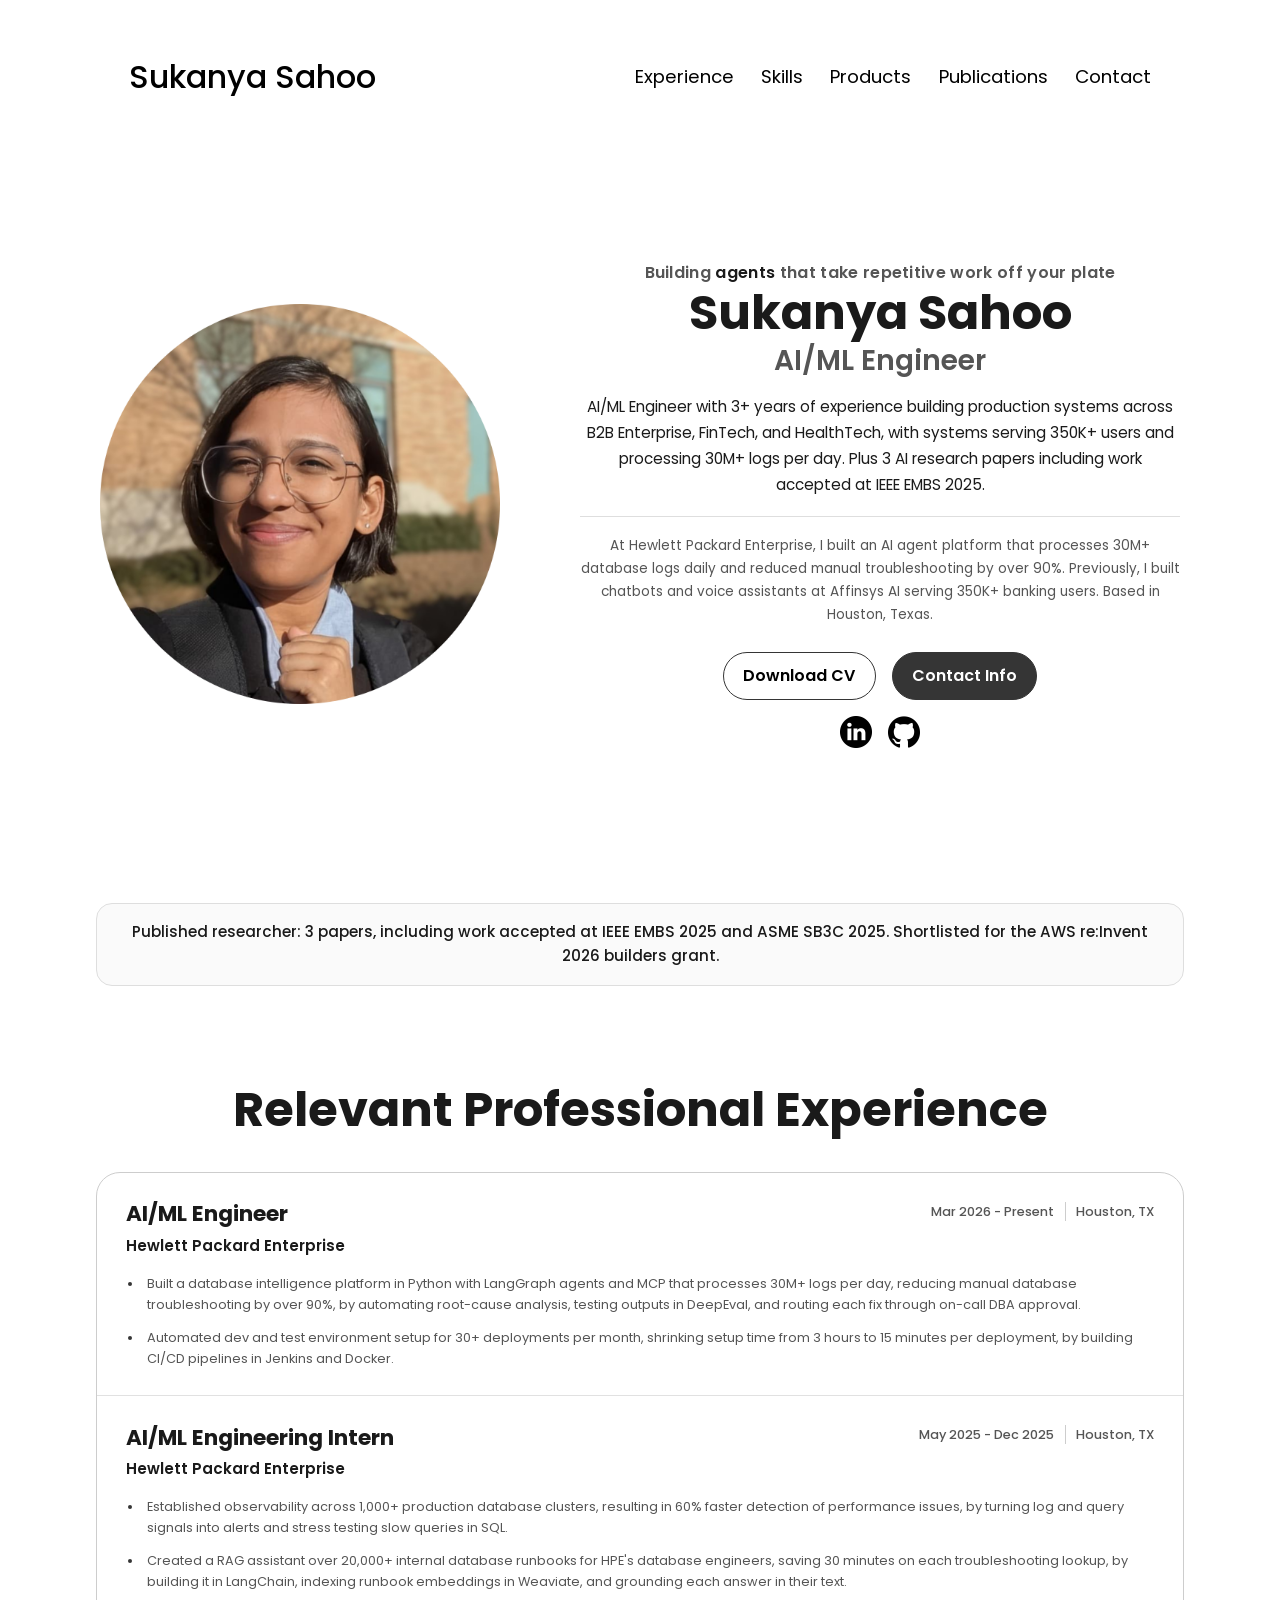
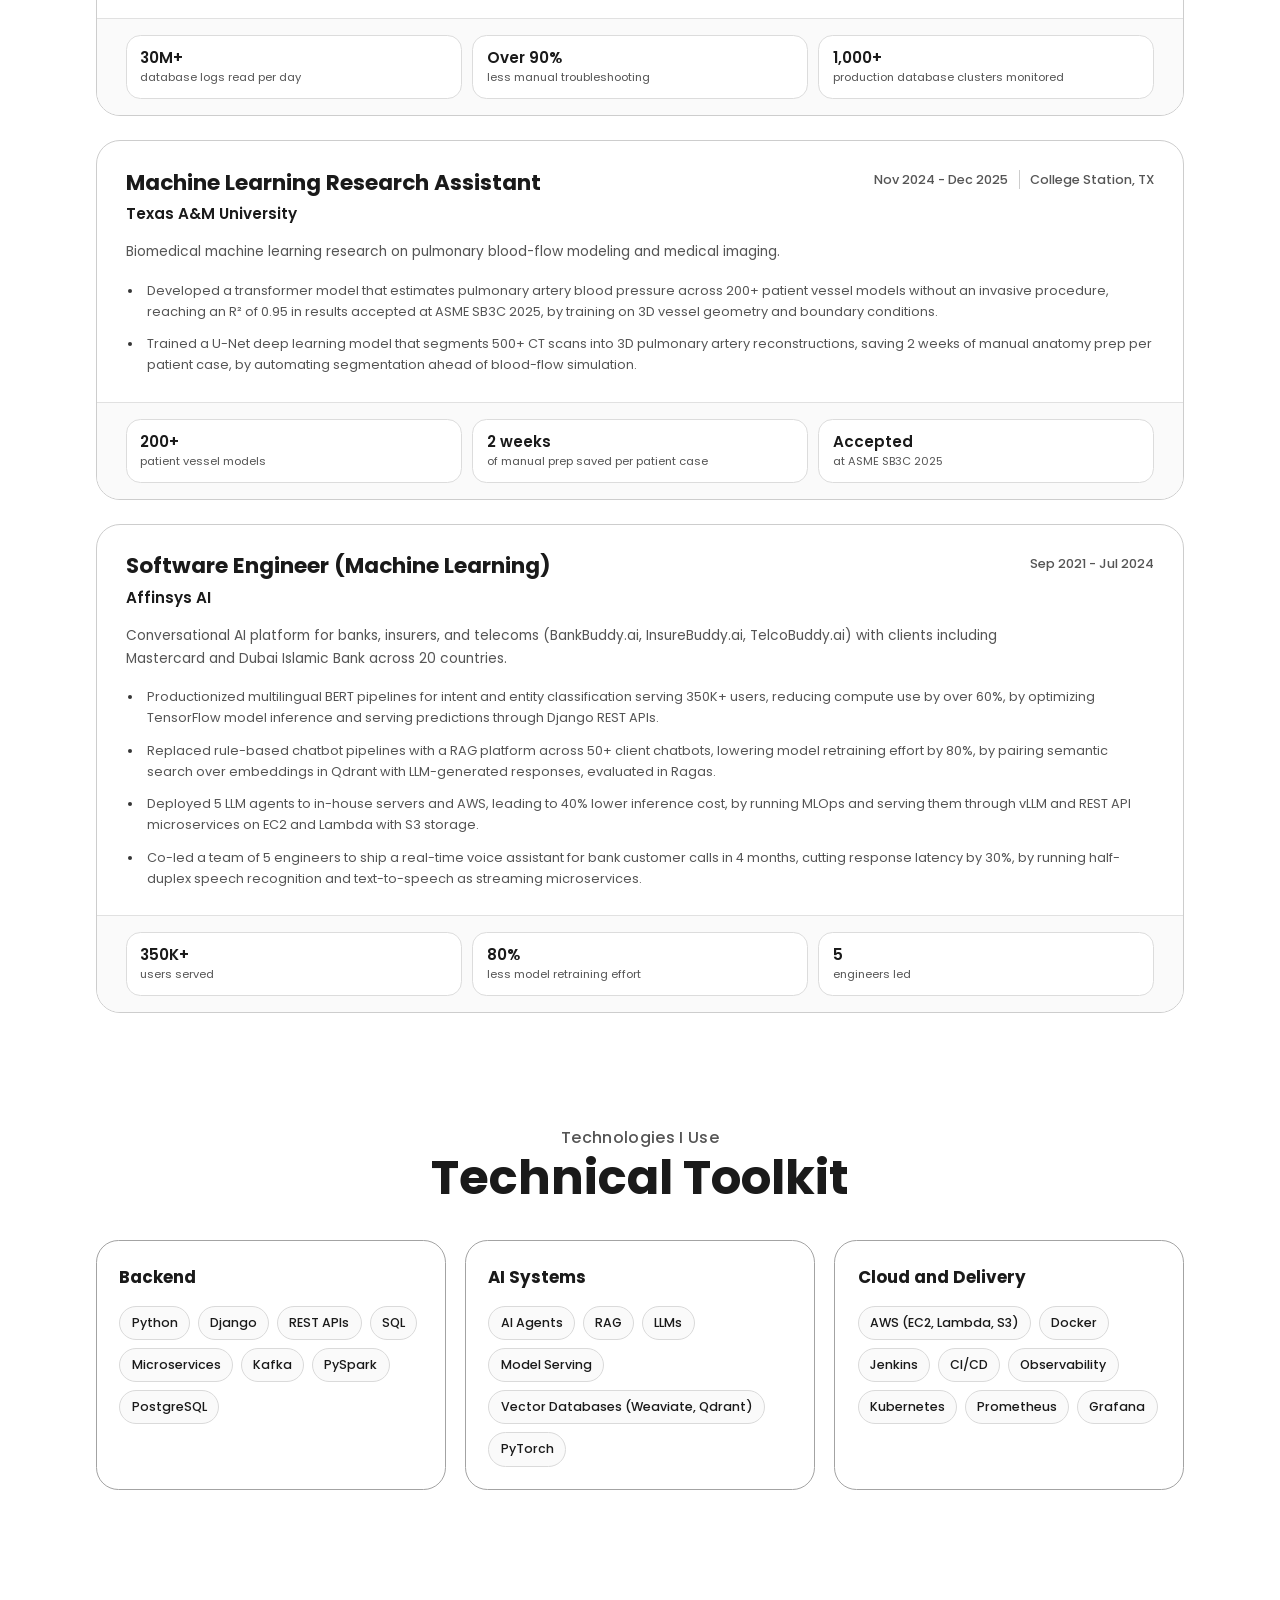
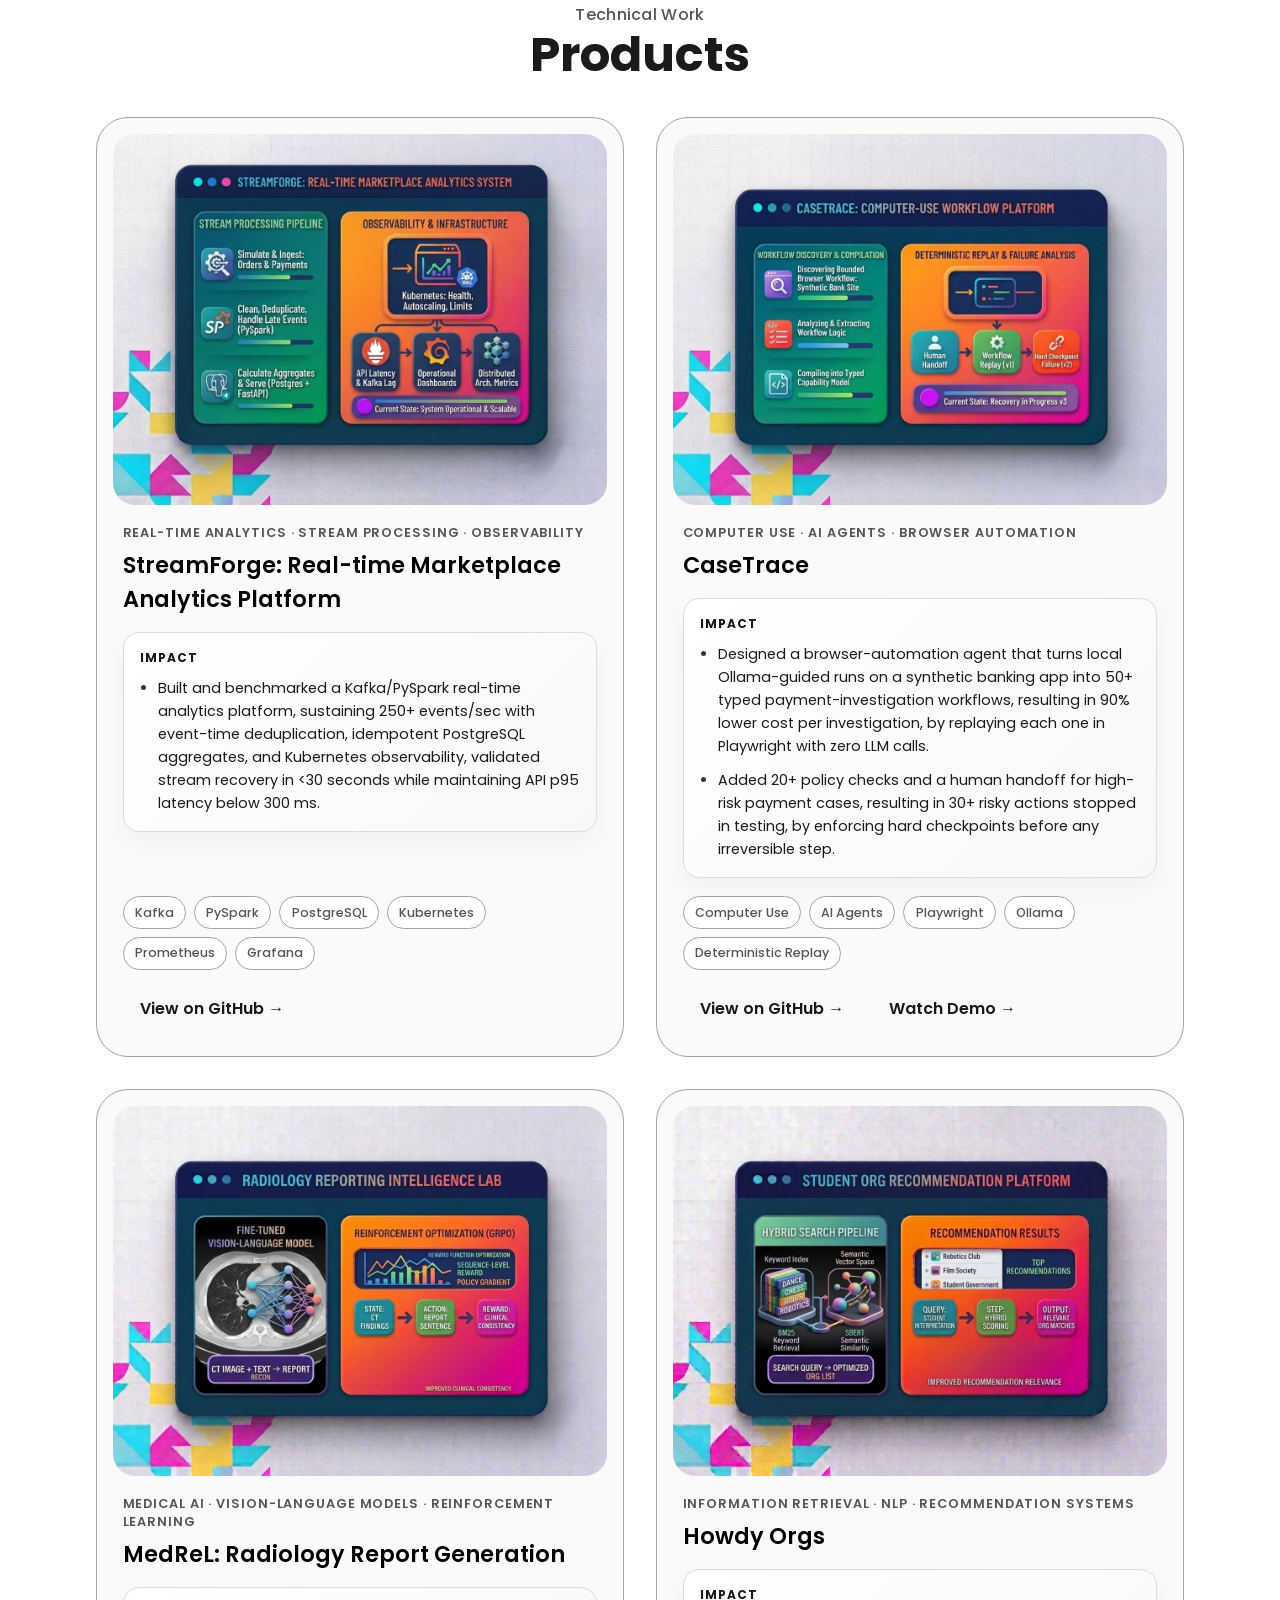
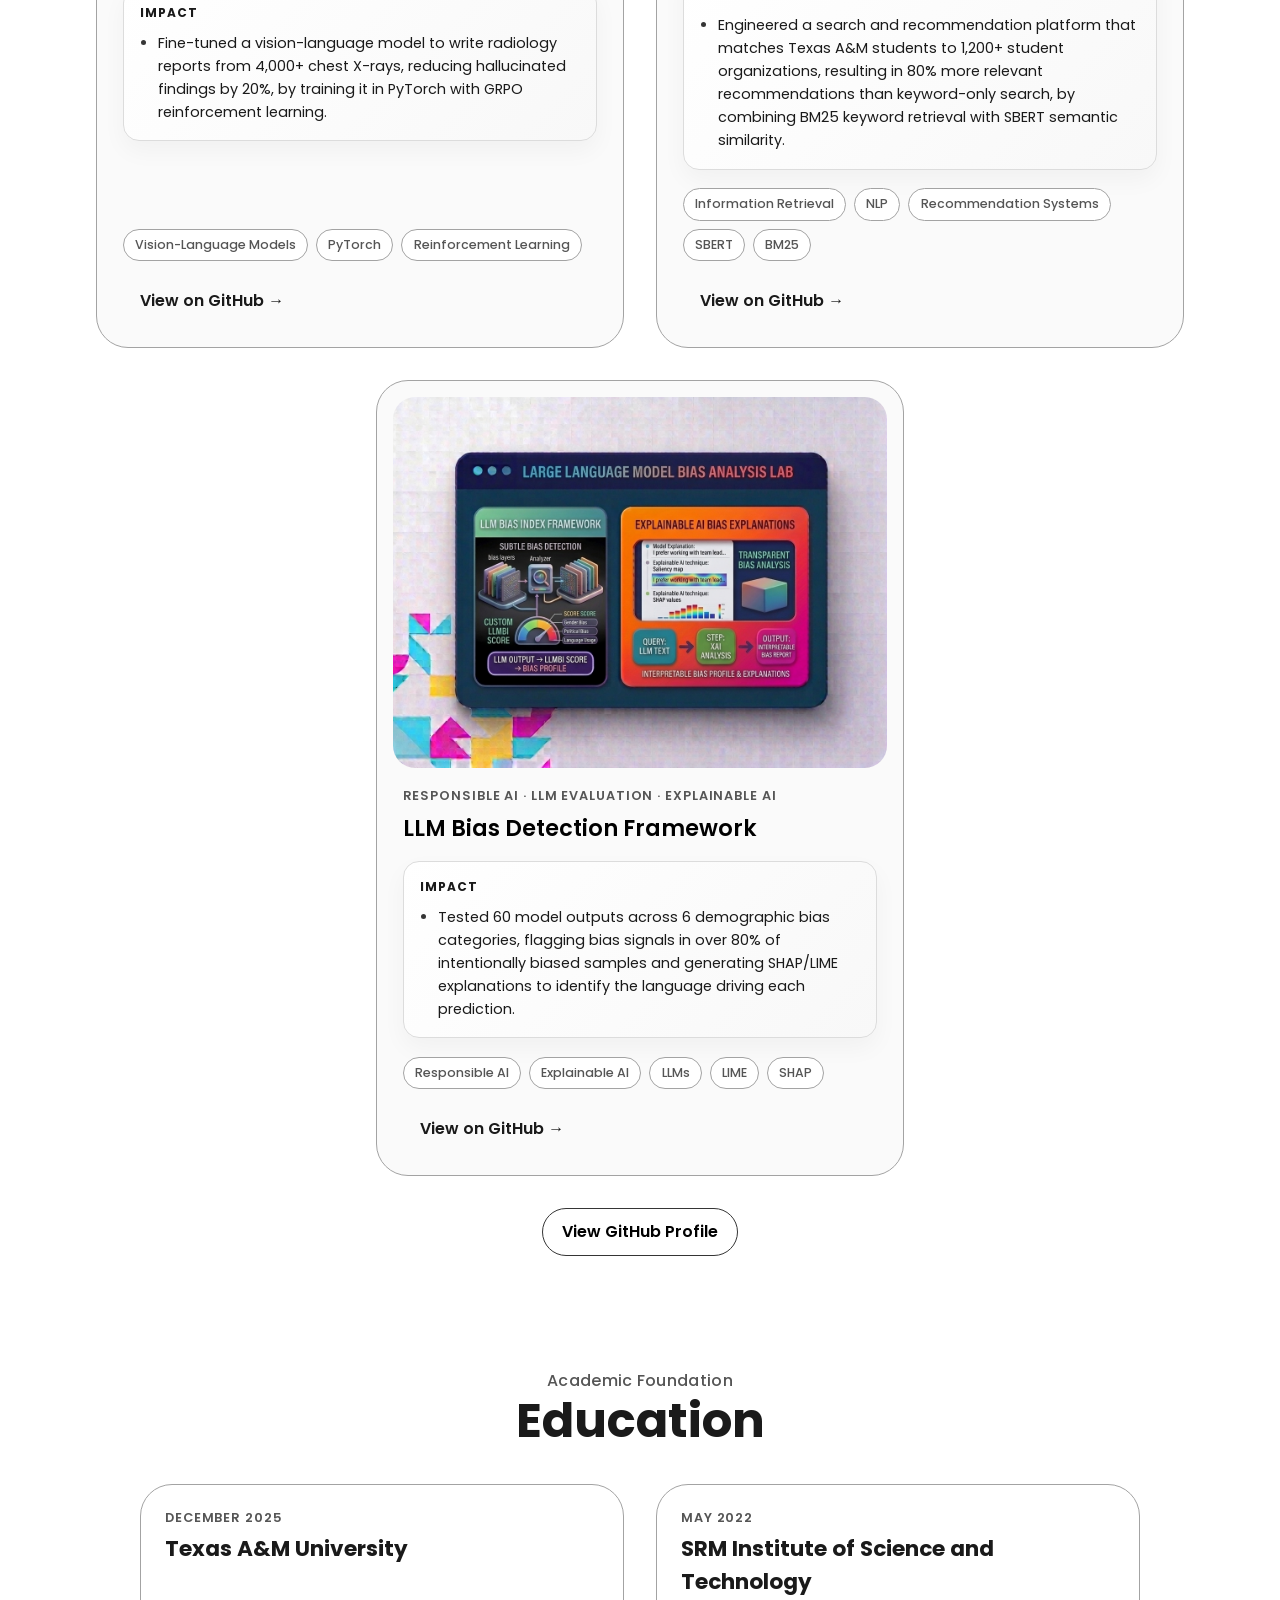
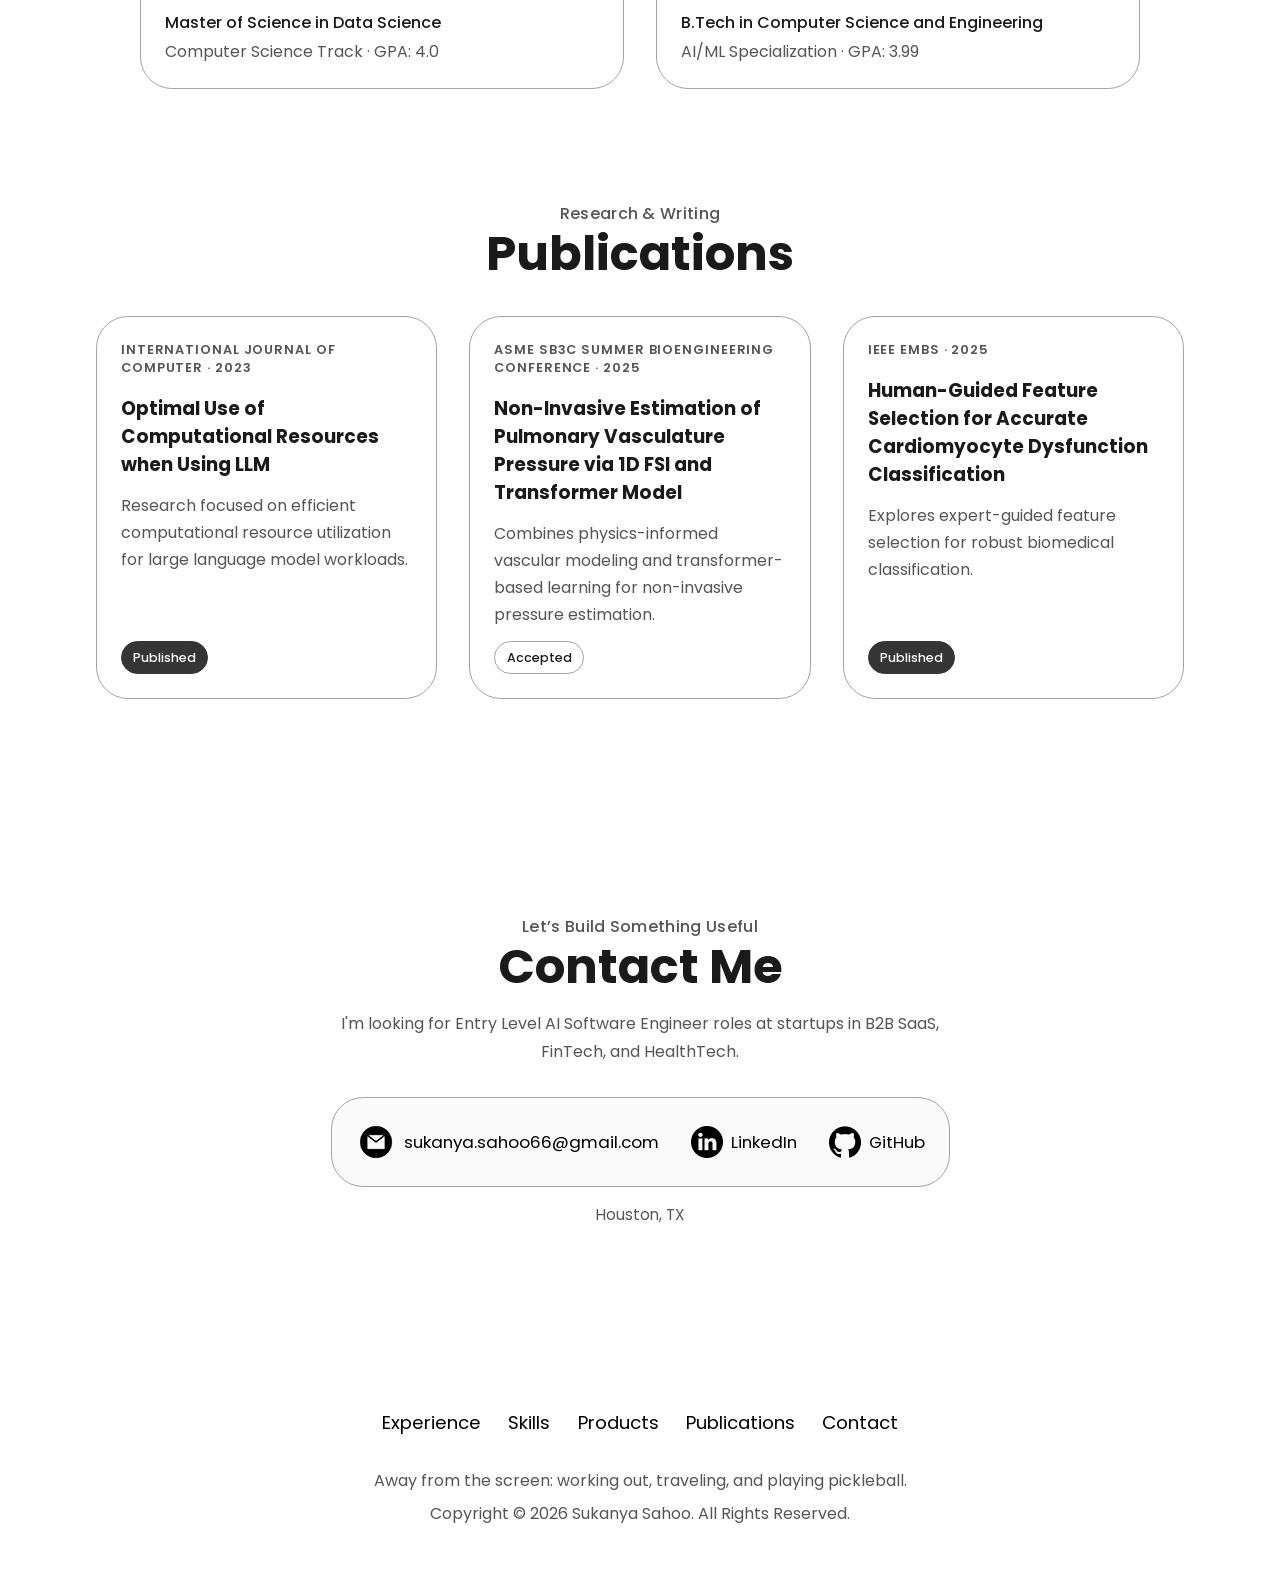
<file: index.html>
<!DOCTYPE html>
<html lang="en">
  <head>
    <meta charset="UTF-8" />
    <meta http-equiv="X-UA-Compatible" content="IE=edge" />
    <meta name="viewport" content="width=device-width, initial-scale=1.0" />
    <meta
      name="description"
      content="Sukanya Sahoo is a software and AI engineer building production machine learning, generative AI, speech, and data systems."
    />
    <title>Sukanya Sahoo | AI/ML Engineer</title>
    <link rel="stylesheet" href="style.css" />
    <link rel="stylesheet" href="mediaqueries.css" />
  </head>
  <body>
    <nav id="desktop-nav" aria-label="Primary navigation">
      <a class="logo" href="#profile" aria-label="Go to top">Sukanya Sahoo</a>
      <div>
        <ul class="nav-links">
          <li><a href="#experience">Experience</a></li>
          <li><a href="#skills">Skills</a></li>
          <li><a href="#products">Products</a></li>
          <li><a href="#publications">Publications</a></li>
          <li><a href="#contact">Contact</a></li>
        </ul>
      </div>
    </nav>

    <nav id="hamburger-nav" aria-label="Mobile navigation">
      <a class="logo" href="#profile" aria-label="Go to top">Sukanya Sahoo</a>
      <div class="hamburger-menu">
        <button
          class="hamburger-icon"
          type="button"
          onclick="toggleMenu()"
          aria-label="Toggle navigation menu"
          aria-expanded="false"
        >
          <span></span>
          <span></span>
          <span></span>
        </button>
        <ul class="menu-links">
          <li><a href="#experience" onclick="toggleMenu()">Experience</a></li>
          <li><a href="#skills" onclick="toggleMenu()">Skills</a></li>
          <li><a href="#products" onclick="toggleMenu()">Products</a></li>
          <li><a href="#publications" onclick="toggleMenu()">Publications</a></li>
          <li><a href="#contact" onclick="toggleMenu()">Contact</a></li>
        </ul>
      </div>
    </nav>

    <main>
      <section id="profile">
        <div class="section__pic-container hero-art-container">
          <img
            src="./assets/profile-visual.png"
            alt="Abstract software and artificial intelligence illustration"
            class="hero-art"
          />
        </div>
        <div class="section__text">
          <p class="section__text__p1">Building <strong>agents</strong> that take repetitive work off your plate</p>
          <h1 class="title">Sukanya Sahoo</h1>
          <p class="section__text__p2">AI/ML Engineer</p>
          <p class="hero-summary">
            AI/ML Engineer with 3+ years of experience 
            building production systems across B2B Enterprise, FinTech, and HealthTech, 
            with systems serving 350K+ users and processing 30M+ logs per day. 
            Plus 3 AI research papers including work accepted at IEEE EMBS 2025.
          </p>
          <p class="hero-highlight">
            At Hewlett Packard Enterprise, I built an AI agent platform that
            processes 30M+ database logs daily and reduced manual troubleshooting
            by over 90%. Previously, I built chatbots and voice assistants at
            Affinsys AI serving 350K+ banking users. Based in Houston, Texas.
          </p>

          <div class="btn-container">
            <a class="btn btn-color-2" href="./Sukanya_Sahoo.md" download>Download CV</a>
            <a class="btn btn-color-1" href="#contact">Contact Info</a>
          </div>
          <div id="socials-container">
            <a
              href="https://www.linkedin.com/in/sukanya-sahoo"
              target="_blank"
              rel="noreferrer"
              aria-label="LinkedIn profile"
            >
              <img
                src="./assets/linkedin.png"
                alt=""
                class="icon"
              />
            </a>
            <a
              href="https://github.com/Sukanya41455"
              target="_blank"
              rel="noreferrer"
              aria-label="GitHub profile"
            >
              <img src="./assets/github.png" alt="" class="icon" />
            </a>
          </div>
        </div>
      </section>

      <a class="credibility-strip" href="#publications">
        Published researcher: 3 papers, including work accepted at IEEE EMBS 2025 and ASME SB3C 2025. Shortlisted for the AWS re:Invent 2026 builders grant.
      </a>

      <section id="experience" class="content-section">
        <h2 class="title">Relevant Professional Experience</h2>

        <div class="experience-list">
          <div class="company-experience-group">
            <article class="details-container experience-role">
              <header class="role-header">
                <div class="role-identity">
                  <h3 class="role-title">AI/ML Engineer</h3>
                  <p class="role-company">Hewlett Packard Enterprise</p>
                </div>
                <div class="role-meta">
                  <time class="role-dates">Mar 2026 - Present</time>
                  <span class="role-location">Houston, TX</span>
                </div>
              </header>
              <ul class="experience-bullets">
                <li class="experience-bullet">
                  Built a database intelligence platform in Python with LangGraph
                  agents and MCP that processes 30M+ logs per day, reducing manual
                  database troubleshooting by over 90%, by automating root-cause
                  analysis, testing outputs in DeepEval, and routing each fix through
                  on-call DBA approval.
                </li>
                <li class="experience-bullet">
                  Automated dev and test environment setup for 30+ deployments per
                  month, shrinking setup time from 3 hours to 15 minutes per deployment,
                  by building CI/CD pipelines in Jenkins and Docker.
                </li>
              </ul>
            </article>

            <article class="details-container experience-role">
              <header class="role-header">
                <div class="role-identity">
                  <h3 class="role-title">AI/ML Engineering Intern</h3>
                  <p class="role-company">Hewlett Packard Enterprise</p>
                </div>
                <div class="role-meta">
                  <time class="role-dates">May 2025 - Dec 2025</time>
                  <span class="role-location">Houston, TX</span>
                </div>
              </header>
              <ul class="experience-bullets">
                <li class="experience-bullet">
                  Established observability across 1,000+ production database clusters,
                  resulting in 60% faster detection of performance issues, by turning
                  log and query signals into alerts and stress testing slow queries in
                  SQL.
                </li>
                <li class="experience-bullet">
                  Created a RAG assistant over 20,000+ internal database runbooks for
                  HPE's database engineers, saving 30 minutes on each troubleshooting
                  lookup, by building it in LangChain, indexing runbook embeddings in
                  Weaviate, and grounding each answer in their text.
                </li>
              </ul>
            </article>

            <div
              class="company-metrics"
              data-company="Hewlett Packard Enterprise"
              aria-label="Hewlett Packard Enterprise outcomes"
            >
              <div class="metric-tile">
                <strong>30M+</strong>
                <span>database logs read per day</span>
              </div>
              <div class="metric-tile">
                <strong>Over 90%</strong>
                <span>less manual troubleshooting</span>
              </div>
              <div class="metric-tile">
                <strong>1,000+</strong>
                <span>production database clusters monitored</span>
              </div>
            </div>
          </div>

          <div class="company-experience-group">
            <article class="details-container experience-role">
              <header class="role-header">
                <div class="role-identity">
                  <h3 class="role-title">Machine Learning Research Assistant</h3>
                  <p class="role-company">Texas A&amp;M University</p>
                </div>
                <div class="role-meta">
                  <time class="role-dates">Nov 2024 - Dec 2025</time>
                  <span class="role-location">College Station, TX</span>
                </div>
              </header>
              <p class="role-summary">
                Biomedical machine learning research on pulmonary blood-flow modeling
                and medical imaging.
              </p>
              <ul class="experience-bullets">
                <li class="experience-bullet">
                  Developed a transformer model that estimates pulmonary artery blood
                  pressure across 200+ patient vessel models without an invasive
                  procedure, reaching an R² of 0.95 in results accepted at ASME SB3C
                  2025, by training on 3D vessel geometry and boundary conditions.
                </li>
                <li class="experience-bullet">
                  Trained a U-Net deep learning model that segments 500+ CT scans into
                  3D pulmonary artery reconstructions, saving 2 weeks of manual anatomy
                  prep per patient case, by automating segmentation ahead of blood-flow
                  simulation.
                </li>
              </ul>
            </article>

            <div
              class="company-metrics"
              data-company="Texas A&amp;M University"
              aria-label="Texas A&amp;M University outcomes"
            >
              <div class="metric-tile">
                <strong>200+</strong>
                <span>patient vessel models</span>
              </div>
              <div class="metric-tile">
                <strong>2 weeks</strong>
                <span>of manual prep saved per patient case</span>
              </div>
              <div class="metric-tile">
                <strong>Accepted</strong>
                <span>at ASME SB3C 2025</span>
              </div>
            </div>
          </div>

          <div class="company-experience-group">
            <article class="details-container experience-role">
              <header class="role-header">
                <div class="role-identity">
                  <h3 class="role-title">Software Engineer (Machine Learning)</h3>
                  <p class="role-company">Affinsys AI</p>
                </div>
                <div class="role-meta">
                  <time class="role-dates">Sep 2021 - Jul 2024</time>
                </div>
              </header>
              <p class="role-summary">
                Conversational AI platform for banks, insurers, and telecoms
                (BankBuddy.ai, InsureBuddy.ai, TelcoBuddy.ai) with clients including
                Mastercard and Dubai Islamic Bank across 20 countries.
              </p>
              <ul class="experience-bullets">
                <li class="experience-bullet">
                  Productionized multilingual BERT pipelines for intent and entity
                  classification serving 350K+ users, reducing compute use by over 60%,
                  by optimizing TensorFlow model inference and serving predictions
                  through Django REST APIs.
                </li>
                <li class="experience-bullet">
                  Replaced rule-based chatbot pipelines with a RAG platform across 50+
                  client chatbots, lowering model retraining effort by 80%, by pairing
                  semantic search over embeddings in Qdrant with LLM-generated
                  responses, evaluated in Ragas.
                </li>
                <li class="experience-bullet">
                  Deployed 5 LLM agents to in-house servers and AWS, leading to 40%
                  lower inference cost, by running MLOps and serving them through vLLM
                  and REST API microservices on EC2 and Lambda with S3 storage.
                </li>
                <li class="experience-bullet">
                  Co-led a team of 5 engineers to ship a real-time voice assistant for
                  bank customer calls in 4 months, cutting response latency by 30%, by
                  running half-duplex speech recognition and text-to-speech as
                  streaming microservices.
                </li>
              </ul>
            </article>

            <div
              class="company-metrics"
              data-company="Affinsys AI"
              aria-label="Affinsys AI outcomes"
            >
              <div class="metric-tile">
                <strong>350K+</strong>
                <span>users served</span>
              </div>
              <div class="metric-tile">
                <strong>80%</strong>
                <span>less model retraining effort</span>
              </div>
              <div class="metric-tile">
                <strong>5</strong>
                <span>engineers led</span>
              </div>
            </div>
          </div>
        </div>
      </section>

      <section id="skills" class="content-section">
        <p class="section__text__p1">Technologies I Use</p>
        <h2 class="title">Technical Toolkit</h2>
        <div class="skills-grid">
          <div class="details-container skill-card">
            <h3>Backend</h3>
            <ul class="skill-chip-list">
              <li><h4>Python</h4></li>
              <li><h4>Django</h4></li>
              <li><h4>REST APIs</h4></li>
              <li><h4>SQL</h4></li>
              <li><h4>Microservices</h4></li>
              <li><h4>Kafka</h4></li>
              <li><h4>PySpark</h4></li>
              <li><h4>PostgreSQL</h4></li>
            </ul>
          </div>

          <div class="details-container skill-card">
            <h3>AI Systems</h3>
            <ul class="skill-chip-list">
              <li><h4>AI Agents</h4></li>
              <li><h4>RAG</h4></li>
              <li><h4>LLMs</h4></li>
              <li><h4>Model Serving</h4></li>
              <li><h4>Vector Databases (Weaviate, Qdrant)</h4></li>
              <li><h4>PyTorch</h4></li>
            </ul>
          </div>

          <div class="details-container skill-card">
            <h3>Cloud and Delivery</h3>
            <ul class="skill-chip-list">
              <li><h4>AWS (EC2, Lambda, S3)</h4></li>
              <li><h4>Docker</h4></li>
              <li><h4>Jenkins</h4></li>
              <li><h4>CI/CD</h4></li>
              <li><h4>Observability</h4></li>
              <li><h4>Kubernetes</h4></li>
              <li><h4>Prometheus</h4></li>
              <li><h4>Grafana</h4></li>
            </ul>
          </div>
        </div>
      </section>

      <section id="products" class="content-section">
        <p class="section__text__p1">Technical Work</p>
        <h2 class="title">Products</h2>
        <div class="project-grid">
          <article class="details-container color-container project-card">
            <div class="project-image-wrap">
              <img
                src="./assets/project_streamforge.png"
                alt="StreamForge real-time marketplace analytics platform"
                class="project-img"
              />
            </div>

            <div class="project-content">
              <p class="eyebrow">
                Real-time Analytics · Stream Processing · Observability
              </p>

              <h3 class="experience-sub-title project-title">
                StreamForge: Real-time Marketplace Analytics Platform
              </h3>

              <div class="project-outcomes">
                <p class="project-outcomes-title">Impact</p>
                <ul>
                  <li class="project-outcome">
                    Built and benchmarked a Kafka/PySpark real-time analytics
                    platform, sustaining 250+ events/sec with event-time
                    deduplication, idempotent PostgreSQL aggregates, and Kubernetes
                    observability, validated stream recovery in &lt;30 seconds while
                    maintaining API p95 latency below 300 ms.
                  </li>
                </ul>
              </div>

              <div class="tag-list">
                <span>Kafka</span>
                <span>PySpark</span>
                <span>PostgreSQL</span>
                <span>Kubernetes</span>
                <span>Prometheus</span>
                <span>Grafana</span>
              </div>

              <div class="project-links">
                <a
                  href="https://github.com/Sukanya41455/StreamForge"
                  target="_blank"
                  rel="noopener noreferrer"
                  class="project-btn"
                >
                  View on GitHub →
                </a>
              </div>
            </div>
          </article>

          <article class="details-container color-container project-card">
            <div class="project-image-wrap">
              <img
                src="./assets/project-casetrace.png"
                alt="CaseTrace computer-use discovery and deterministic replay"
                class="project-img"
              />
            </div>
            <div class="project-content">
              <p class="eyebrow">
                Computer Use · AI Agents · Browser Automation
              </p>

              <h3 class="experience-sub-title project-title">
                CaseTrace
              </h3>

              <div class="project-outcomes">
                <p class="project-outcomes-title">Impact</p>
                <ul>
                  <li class="project-outcome">
                    Designed a browser-automation agent that turns local Ollama-guided
                    runs on a synthetic banking app into 50+ typed
                    payment-investigation workflows, resulting in 90% lower cost per
                    investigation, by replaying each one in Playwright with zero LLM
                    calls.
                  </li>
                  <li class="project-outcome">
                    Added 20+ policy checks and a human handoff for high-risk payment
                    cases, resulting in 30+ risky actions stopped in testing, by
                    enforcing hard checkpoints before any irreversible step.
                  </li>
                </ul>
              </div>

              <div class="tag-list">
                <span>Computer Use</span>
                <span>AI Agents</span>
                <span>Playwright</span>
                <span>Ollama</span>
                <span>Deterministic Replay</span>
              </div>

              <div class="project-links">
                <a
                  href="https://github.com/Sukanya41455/CaseTrace"
                  target="_blank"
                  rel="noopener noreferrer"
                  class="project-btn"
                >
                  View on GitHub →
                </a>
                <a
                  href="https://youtu.be/XOfnZPyOLk8"
                  target="_blank"
                  rel="noopener noreferrer"
                  class="project-btn"
                >
                  Watch Demo →
                </a>
              </div>
            </div>
          </article>

          <article class="details-container color-container project-card">
            <div class="project-image-wrap">
            <img
              src="./assets/project-medrel.png"
              alt="MedReL radiology report generation"
              class="project-img"
            />
          </div>
            <div class="project-content">
            <p class="eyebrow">
              Medical AI · Vision-Language Models · Reinforcement Learning
            </p>

            <h3 class="experience-sub-title project-title">
              MedReL: Radiology Report Generation
            </h3>

            <div class="project-outcomes">
              <p class="project-outcomes-title">Impact</p>
              <ul>
                <li class="project-outcome">
                  Fine-tuned a vision-language model to write radiology reports from
                  4,000+ chest X-rays, reducing hallucinated findings by 20%, by
                  training it in PyTorch with GRPO reinforcement learning.
                </li>
              </ul>
            </div>

            <div class="tag-list">
              <span>Vision-Language Models</span>
              <span>PyTorch</span>
              <span>Reinforcement Learning</span>
            </div>

            <div class="project-links">
              <a
                href="https://github.com/Sukanya41455/MedRel"
                target="_blank"
                rel="noopener noreferrer"
                class="project-btn"
              >
                View on GitHub →
              </a>
            </div>

          </div>

          </article>

          <article class="details-container color-container project-card">
            <div class="project-image-wrap">
              <img
                src="./assets/project-howdyorgs.png"
                alt="Howdy Orgs recommendation system illustration"
                class="project-img"
              />
            </div>

            <div class="project-content">
              <p class="eyebrow">Information Retrieval · NLP · Recommendation Systems</p>

              <h3 class="experience-sub-title project-title">
                Howdy Orgs
              </h3>

              <div class="project-outcomes">
                <p class="project-outcomes-title">Impact</p>
                <ul>
                  <li class="project-outcome">
                    Engineered a search and recommendation platform that matches Texas
                    A&amp;M students to 1,200+ student organizations, resulting in 80%
                    more relevant recommendations than keyword-only search, by combining
                    BM25 keyword retrieval with SBERT semantic similarity.
                  </li>
                </ul>
              </div>

              <div class="tag-list">
                <span>Information Retrieval</span>
                <span>NLP</span>
                <span>Recommendation Systems</span>
                <span>SBERT</span>
                <span>BM25</span>
              </div>

              <div class="project-links">
              <a
                href="https://github.com/Sukanya41455/Howdy-Orgs"
                target="_blank"
                rel="noopener noreferrer"
                class="project-btn"
              >
                View on GitHub →
              </a>
            </div>
            </div>
          </article>

          <article class="details-container color-container project-card">
            <div class="project-image-wrap">
            <img
              src="./assets/project-llmbias.png"
              alt="LLM bias detection illustration"
              class="project-img"
            />
          </div>

          <div class="project-content">
            <p class="eyebrow">Responsible AI · LLM Evaluation · Explainable AI</p>

            <h3 class="experience-sub-title project-title">
              LLM Bias Detection Framework
            </h3>

            <div class="project-outcomes">
              <p class="project-outcomes-title">Impact</p>
              <ul>
                <li class="project-outcome">
                  Tested 60 model outputs across 6 demographic bias categories,
                  flagging bias signals in over 80% of intentionally biased
                  samples and generating SHAP/LIME explanations to identify the
                  language driving each prediction.
                </li>
              </ul>
            </div>

            <div class="tag-list">
              <span>Responsible AI</span>
              <span>Explainable AI</span>
              <span>LLMs</span>
              <span>LIME</span>
              <span>SHAP</span>
            </div>
            <div class="project-links">
              <a
                href="https://github.com/Sukanya41455/detecting-unanticipated-bias-in-text"
                target="_blank"
                rel="noopener noreferrer"
                class="project-btn"
              >
                View on GitHub →
              </a>
            </div>
            </div>
          </article>

        </div>
        <div class="section-cta">
          <a
            class="btn btn-color-2 wide-btn"
            href="https://github.com/Sukanya41455"
            target="_blank"
            rel="noreferrer"
            >View GitHub Profile</a
          >
        </div>
      </section>

      <section id="education" class="content-section education-section">
        <p class="section__text__p1">Academic Foundation</p>
        <h2 class="title">Education</h2>
        <div class="education-grid">
          <article class="details-container education-card">
            <p class="eyebrow">December 2025</p>
            <h3>Texas A&amp;M University</h3>
            <p class="degree">Master of Science in Data Science</p>
            <p>Computer Science Track · GPA: 4.0</p>
          </article>
          <article class="details-container education-card">
            <p class="eyebrow">May 2022</p>
            <h3>SRM Institute of Science and Technology</h3>
            <p class="degree">B.Tech in Computer Science and Engineering</p>
            <p>AI/ML Specialization · GPA: 3.99</p>
          </article>
        </div>
      </section>

      <section id="publications" class="content-section">
        <p class="section__text__p1">Research &amp; Writing</p>
        <h2 class="title">Publications</h2>
        <div class="publication-grid">
          <article class="details-container publication-card">
            <p class="publication-venue">International Journal of Computer · 2023</p>
            <h3>Optimal Use of Computational Resources when Using LLM</h3>
            <p>
              Research focused on efficient computational resource utilization for
              large language model workloads.
            </p>
            <span class="status-badge published">Published</span>
          </article>
          <article class="details-container publication-card">
            <p class="publication-venue">ASME SB3C Summer Bioengineering Conference · 2025</p>
            <h3>
              Non-Invasive Estimation of Pulmonary Vasculature Pressure via 1D FSI
              and Transformer Model
            </h3>
            <p>
              Combines physics-informed vascular modeling and transformer-based
              learning for non-invasive pressure estimation.
            </p>
            <span class="status-badge">Accepted</span>
          </article>
          <article class="details-container publication-card">
            <p class="publication-venue">IEEE EMBS · 2025</p>
            <h3>
              Human-Guided Feature Selection for Accurate Cardiomyocyte Dysfunction
              Classification
            </h3>
            <p>
              Explores expert-guided feature selection for robust biomedical
              classification.
            </p>
            <a
              class="status-badge published"
              href="https://pubmed.ncbi.nlm.nih.gov/41019203/"
              target="_blank"
              rel="noopener noreferrer"
            >Published</a>
          </article>
        </div>
      </section>

      <section id="contact">
        <p class="section__text__p1">Let’s Build Something Useful</p>
        <h2 class="title">Contact Me</h2>
        <p class="contact-intro">
          I'm looking for Entry Level AI Software Engineer roles 
          at startups in B2B SaaS, FinTech, and HealthTech.
        </p>
        <div class="contact-info-upper-container">
          <div class="contact-info-container">
            <img
              src="./assets/email.png"
              alt=""
              class="icon contact-icon email-icon"
            />
            <p><a href="mailto:sukanya.sahoo66@gmail.com">sukanya.sahoo66@gmail.com</a></p>
          </div>
          <div class="contact-info-container">
            <img
              src="./assets/linkedin.png"
              alt=""
              class="icon contact-icon"
            />
            <p>
              <a
                href="https://www.linkedin.com/in/sukanya-sahoo"
                target="_blank"
                rel="noreferrer"
                >LinkedIn</a
              >
            </p>
          </div>
          <div class="contact-info-container">
            <img
              src="./assets/github.png"
              alt=""
              class="icon contact-icon"
            />
            <p>
              <a href="https://github.com/Sukanya41455" target="_blank" rel="noreferrer"
                >GitHub</a
              >
            </p>
          </div>
        </div>
        <p class="location-line">Houston, TX</p>
      </section>
    </main>

    <footer>
      <nav aria-label="Footer navigation">
        <div class="nav-links-container">
          <ul class="nav-links">
            <li><a href="#experience">Experience</a></li>
            <li><a href="#skills">Skills</a></li>
            <li><a href="#products">Products</a></li>
            <li><a href="#publications">Publications</a></li>
            <li><a href="#contact">Contact</a></li>
          </ul>
        </div>
      </nav>
      <p class="footer-personal">
        Away from the screen: working out, traveling, and playing pickleball.
      </p>
      <p>Copyright &#169; <span id="current-year"></span> Sukanya Sahoo. All Rights Reserved.</p>
    </footer>
    <script src="script.js"></script>
  </body>
</html>
</file>
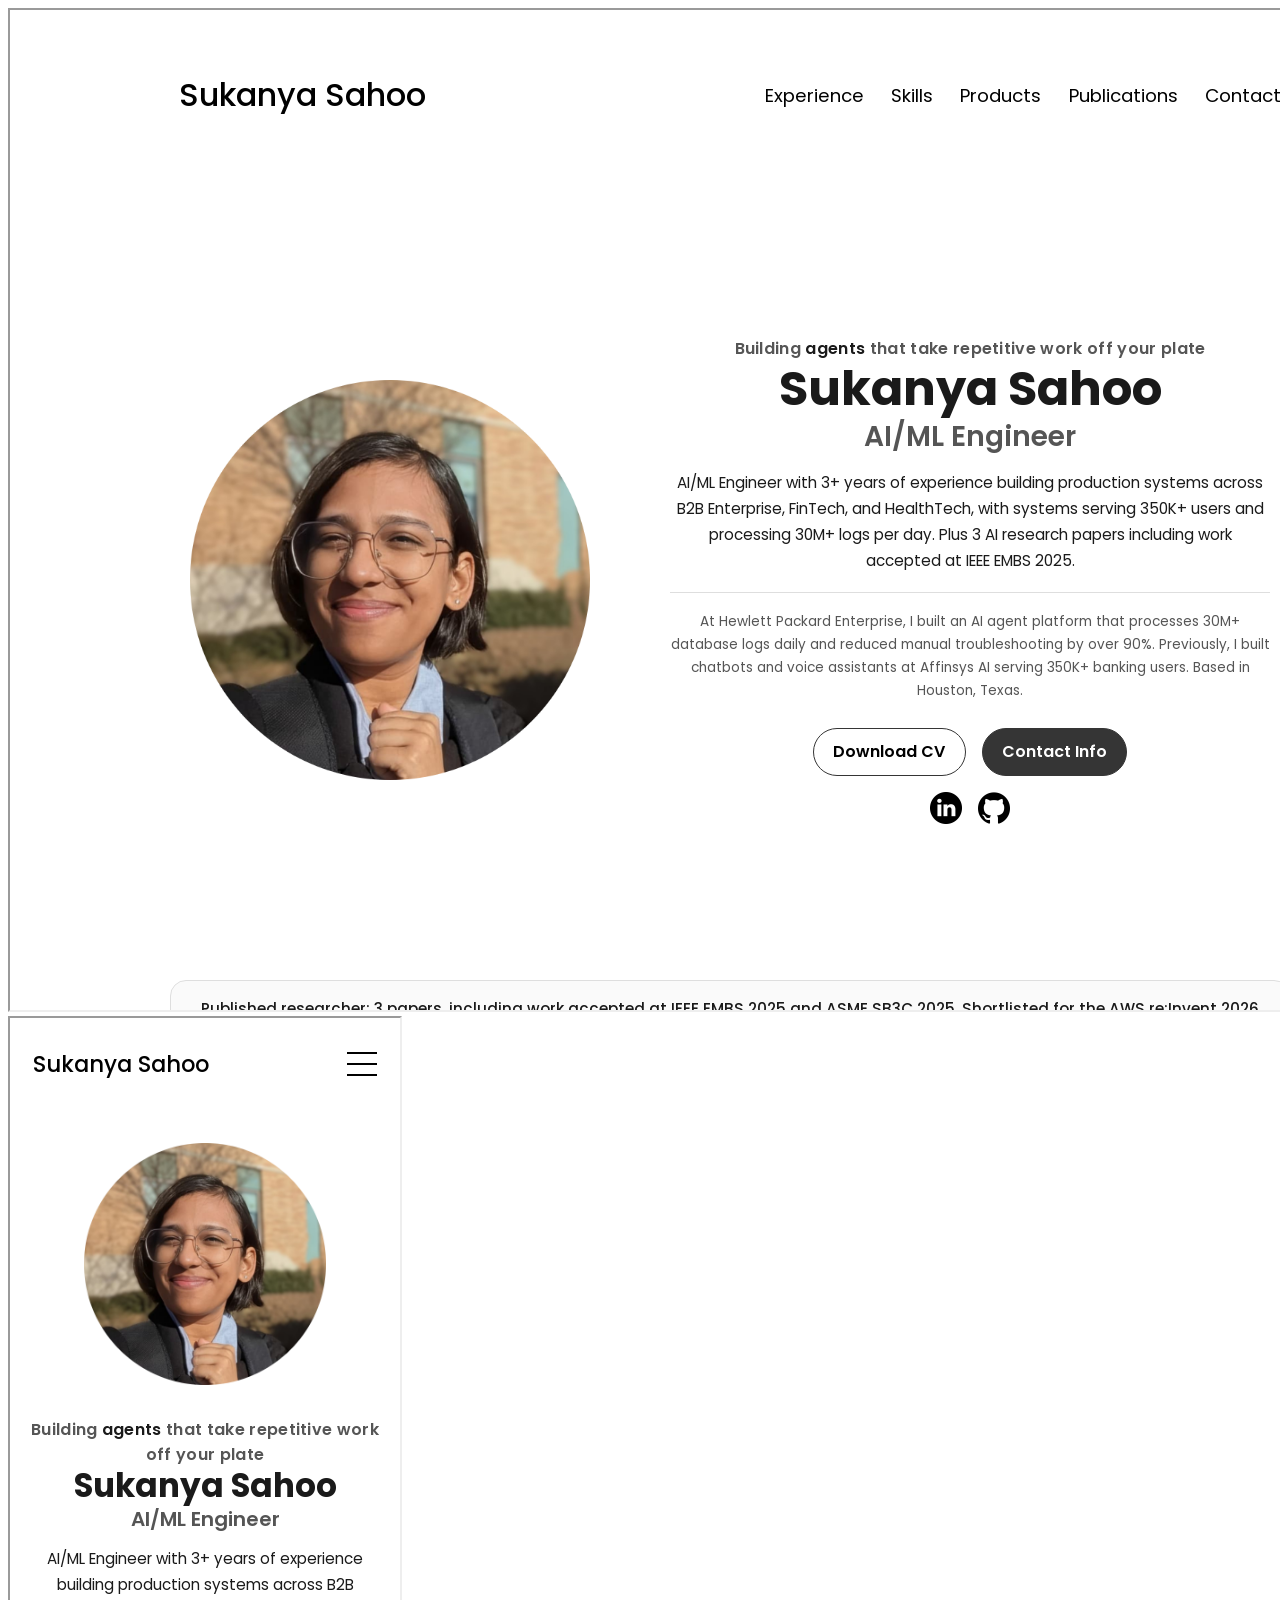
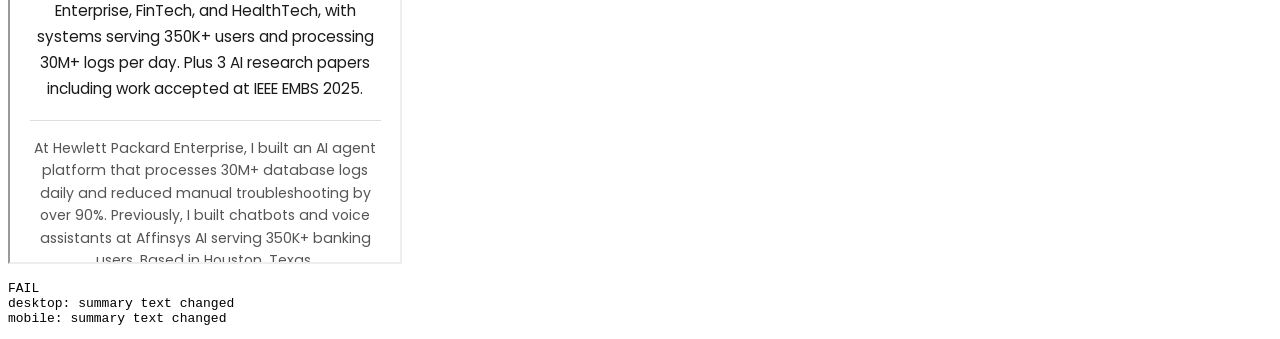
<file: tests/hero-presentation.html>
<!doctype html>
<html lang="en">
  <head>
    <meta charset="utf-8" />
    <title>Hero presentation test</title>
  </head>
  <body>
    <iframe id="desktop" title="Desktop portfolio" src="../index.html" width="1440" height="1000"></iframe>
    <iframe id="mobile" title="Mobile portfolio" src="../index.html" width="390" height="844"></iframe>
    <pre id="result">RUNNING</pre>

    <script>
      const expectedSummary =
        "Entry-Level Backend Software Engineer with 2+ years of experience building production systems across B2B Enterprise, FinTech, and HealthTech, with systems serving 350K+ users and processing 30M+ logs per day, plus 3 AI research papers including work accepted at IEEE EMBS 2025.";
      const expectedHighlight =
        "At Hewlett Packard Enterprise, I built an AI agent platform that processes 30M+ database logs daily and reduced manual troubleshooting by over 90%. Previously, I built chatbots and voice assistants at Affinsys AI serving 350K+ banking users. Based in Houston, Texas.";

      const normalize = (value) => value.replace(/\s+/g, " ").trim();
      const whenLoaded = (frame) =>
        new Promise((resolve) => frame.addEventListener("load", () => resolve(frame)));

      Promise.all([
        whenLoaded(document.querySelector("#desktop")),
        whenLoaded(document.querySelector("#mobile")),
      ]).then((frames) => {
        const failures = [];

        for (const frame of frames) {
          const label = frame.id;
          const view = frame.contentWindow;
          const doc = frame.contentDocument;
          const summary = doc.querySelector(".hero-summary");
          const highlight = doc.querySelector(".hero-highlight");
          const summaryStyle = view.getComputedStyle(summary);
          const highlightStyle = view.getComputedStyle(highlight);

          const check = (condition, message) => {
            if (!condition) failures.push(`${label}: ${message}`);
          };

          check(normalize(summary.textContent) === expectedSummary, "summary text changed");
          check(normalize(highlight.textContent) === expectedHighlight, "highlight text changed");
          check(parseFloat(summaryStyle.fontSize) >= 15, "summary text is below 15px");
          check(parseFloat(highlightStyle.fontSize) >= 13, "highlight text is below 13px");
          check(summaryStyle.textAlign === "center", "summary is not centered");
          check(highlightStyle.textAlign === "center", "highlight is not centered");
          check(highlightStyle.backgroundColor === "rgba(0, 0, 0, 0)", "highlight still has a card background");
          check(highlightStyle.boxShadow === "none", "highlight still has a card shadow");
          check(highlightStyle.borderLeftWidth === "0px", "highlight still has a heavy left border");
          check(doc.documentElement.scrollWidth <= view.innerWidth, "page overflows horizontally");
        }

        const result = document.querySelector("#result");
        result.dataset.status = failures.length ? "fail" : "pass";
        result.textContent = failures.length ? `FAIL\n${failures.join("\n")}` : "PASS";
        document.title = failures.length ? "FAIL" : "PASS";
      });
    </script>
  </body>
</html>
</file>
<file: style.css>
/* GENERAL */

@import url("https://fonts.googleapis.com/css2?family=Poppins:wght@300;400;500;600&display=swap");

:root {
  --text: rgb(26, 26, 26);
  --muted: rgb(85, 85, 85);
  --border: rgb(163, 163, 163);
  --surface: rgb(250, 250, 250);
  --dark: rgb(53, 53, 53);
}

* {
  margin: 0;
  padding: 0;
  box-sizing: border-box;
}

body {
  font-family: "Poppins", sans-serif;
  color: var(--text);
  background: white;
}

html {
  scroll-behavior: smooth;
  scroll-padding-top: 2rem;
}

p {
  color: var(--muted);
}

strong {
  color: var(--text);
  font-weight: 600;
}

/* TRANSITION */

a,
.btn {
  transition: all 300ms ease;
}

/* DESKTOP NAV */

nav,
.nav-links {
  display: flex;
}

nav {
  justify-content: space-around;
  align-items: center;
  height: 17vh;
}

.nav-links {
  gap: 1.7rem;
  list-style: none;
  font-size: 1.15rem;
}

a {
  color: black;
  text-decoration: none;
  text-decoration-color: white;
}

a:hover,
a:focus-visible {
  color: grey;
  text-decoration: underline;
  text-underline-offset: 0.7rem;
  text-decoration-color: rgb(181, 181, 181);
}

.logo {
  font-size: 2rem;
  font-weight: 500;
}

.logo:hover,
.logo:focus-visible {
  color: black;
  text-decoration: none;
}

/* HAMBURGER MENU */

#hamburger-nav {
  display: none;
}

.hamburger-menu {
  position: relative;
  display: inline-block;
}

.hamburger-icon {
  display: flex;
  flex-direction: column;
  justify-content: space-between;
  height: 24px;
  width: 30px;
  cursor: pointer;
  border: 0;
  background: transparent;
  padding: 0;
}

.hamburger-icon span {
  width: 100%;
  height: 2px;
  background-color: black;
  transition: all 0.3s ease-in-out;
}

.menu-links {
  position: absolute;
  top: calc(100% + 1rem);
  right: 0;
  z-index: 10;
  background-color: white;
  border-radius: 1rem;
  box-shadow: 0 0.8rem 2rem rgba(0, 0, 0, 0.08);
  width: max-content;
  max-height: 0;
  overflow: hidden;
  transition: all 0.3s ease-in-out;
  list-style: none;
}

.menu-links a {
  display: block;
  padding: 0.8rem 1.4rem;
  text-align: center;
  font-size: 1.15rem;
  color: black;
  text-decoration: none;
}

.menu-links.open {
  max-height: 32rem;
  padding: 0.5rem 0;
  border: 1px solid rgb(225, 225, 225);
}

.hamburger-icon.open span:first-child {
  transform: rotate(45deg) translate(10px, 5px);
}

.hamburger-icon.open span:nth-child(2) {
  opacity: 0;
}

.hamburger-icon.open span:last-child {
  transform: rotate(-45deg) translate(10px, -5px);
}

/* SECTIONS */

section {
  padding-top: 5rem;
  margin: 0 10rem;
  min-height: fit-content;
  position: relative;
}

.content-section {
  padding-bottom: 2rem;
}

.section__text__p1 {
  text-align: center;
  font-weight: 500;
  letter-spacing: 0.02em;
}

.title {
  font-size: 3rem;
  text-align: center;
  line-height: 1.15;
}

/* PROFILE SECTION */

#profile {
  display: flex;
  justify-content: center;
  gap: 5rem;
  min-height: 80vh;
  padding-top: 0;
}

.section__pic-container {
  display: flex;
  height: 400px;
  width: 400px;
  margin: auto 0;
}

.hero-art-container {
  align-items: center;
  justify-content: center;
}

.hero-art {
  display: block;
  width: 100%;
  height: 100%;
  object-fit: contain;
}

.section__text {
  align-self: center;
  text-align: center;
  max-width: 620px;
}

.section__text p {
  font-weight: 600;
}

.section__text__p2 {
  font-size: 1.75rem;
  margin-bottom: 0.75rem;
}

.hero-summary {
  max-width: 600px;
  margin: 0 auto 1.15rem;
  color: var(--text);
  font-size: 0.95rem;
  line-height: 1.7;
  font-weight: 400 !important;
  text-align: center;
}

.hero-highlight {
  max-width: 600px;
  margin: 0 auto 1.6rem;
  padding: 1.05rem 0 0;
  border: 0;
  border-top: 1px solid rgb(222, 222, 222);
  border-radius: 0;
  background: transparent;
  box-shadow: none;
  color: var(--muted);
  font-size: 0.85rem;
  font-weight: 400 !important;
  line-height: 1.7;
  text-align: center;
}

#socials-container {
  display: flex;
  justify-content: center;
  margin-top: 1rem;
  gap: 1rem;
}

#socials-container a {
  display: inline-flex;
}

#socials-container a:hover,
#socials-container a:focus-visible {
  transform: translateY(-2px);
  text-decoration: none;
}

/* ICONS */

.icon {
  cursor: pointer;
  height: 2rem;
  width: 2rem;
  object-fit: contain;
}

article .icon,
.contact-icon {
  cursor: default;
}

/* BUTTONS */

.btn-container {
  display: flex;
  justify-content: center;
  gap: 1rem;
}

.btn {
  display: inline-flex;
  align-items: center;
  justify-content: center;
  font-weight: 600;
  padding: 0.95rem 1.2rem;
  min-width: 8rem;
  border-radius: 2rem;
  border: var(--dark) 0.1rem solid;
  line-height: 1;
}

.btn:hover,
.btn:focus-visible {
  cursor: pointer;
  text-decoration: none;
}

.btn-color-1,
.btn-color-2:hover,
.btn-color-2:focus-visible {
  background: var(--dark);
  color: white;
}

.btn-color-1:hover,
.btn-color-1:focus-visible {
  background: black;
}

.btn-color-2 {
  background: none;
}

.wide-btn {
  min-width: 12rem;
}

/* CREDIBILITY STRIP */

.credibility-strip {
  display: block;
  width: calc(100% - 20rem);
  max-width: 1200px;
  margin: 0 auto 1rem;
  padding: 1rem 1.25rem;
  border: 1px solid rgb(222, 222, 222);
  border-radius: 1rem;
  background: var(--surface);
  color: var(--text);
  font-size: 0.95rem;
  font-weight: 500;
  line-height: 1.6;
  text-align: center;
}

.credibility-strip:hover,
.credibility-strip:focus-visible {
  color: var(--text);
  border-color: var(--border);
  text-decoration-color: var(--border);
}

.details-container {
  padding: 1.5rem;
  flex: 1;
  background: white;
  border-radius: 2rem;
  border: var(--border) 0.1rem solid;
  text-align: center;
}

/* EXPERIENCE SECTION */

.experience-list {
  display: grid;
  gap: 1.5rem;
  max-width: 1120px;
  margin: 2.2rem auto 0;
}

.company-experience-group {
  min-width: 0;
  overflow: hidden;
  border: 1px solid rgb(205, 205, 205);
  border-radius: 1.5rem;
  background: white;
  transition: border-color 250ms ease, box-shadow 250ms ease;
}

.company-experience-group:hover,
.project-card:hover,
.publication-card:hover,
.education-card:hover {
  border-color: var(--border);
  box-shadow: 0 1rem 2.5rem rgba(0, 0, 0, 0.06);
}

.experience-role {
  min-width: 0;
  padding: 1.65rem 1.8rem;
  border: 0;
  border-radius: 0;
  background: transparent;
  text-align: left;
}

.experience-role + .experience-role {
  border-top: 1px solid rgb(225, 225, 225);
}

.role-header {
  display: flex;
  align-items: flex-start;
  justify-content: space-between;
  gap: 1.5rem;
}

.role-identity {
  min-width: 0;
}

.role-title {
  margin-bottom: 0.35rem;
  color: var(--text);
  font-size: 1.35rem;
  line-height: 1.35;
}

.role-company {
  color: var(--text);
  font-size: 0.95rem;
  font-weight: 600;
}

.role-meta {
  display: flex;
  flex-shrink: 0;
  align-items: center;
  gap: 0.65rem;
  padding-top: 0.15rem;
  color: var(--muted);
  font-size: 0.8rem;
  font-weight: 500;
  line-height: 1.5;
  text-align: right;
}

.role-location {
  padding-left: 0.65rem;
  border-left: 1px solid rgb(205, 205, 205);
}

.role-summary {
  max-width: 920px;
  margin-top: 1rem;
  font-size: 0.86rem;
  line-height: 1.65;
}

.experience-bullets {
  display: grid;
  gap: 0.7rem;
  margin: 1rem 0 0 1.1rem;
  color: var(--muted);
  font-size: 0.8rem;
  line-height: 1.65;
}

.experience-bullets li {
  padding-left: 0.2rem;
}

.experience-bullets li::marker {
  color: var(--dark);
}

.company-metrics {
  display: grid;
  grid-template-columns: repeat(3, minmax(0, 1fr));
  gap: 0.65rem;
  padding: 1rem 1.8rem;
  border-top: 1px solid rgb(225, 225, 225);
  background: var(--surface);
}

.metric-tile {
  min-width: 0;
  padding: 0.75rem 0.85rem;
  border: 1px solid rgb(220, 220, 220);
  border-radius: 0.9rem;
  background: white;
  text-align: left;
}

.metric-tile strong,
.metric-tile span {
  display: block;
}

.metric-tile strong {
  margin-bottom: 0.2rem;
  font-size: 0.95rem;
  line-height: 1.25;
}

.metric-tile span {
  color: var(--muted);
  font-size: 0.7rem;
  line-height: 1.4;
}

.eyebrow,
.publication-venue {
  margin-bottom: 0.35rem;
  font-size: 0.8rem;
  font-weight: 600;
  letter-spacing: 0.07em;
  text-transform: uppercase;
}

/* SKILLS SECTION */

.skills-grid {
  display: grid;
  grid-template-columns: repeat(3, minmax(0, 1fr));
  gap: 1.2rem;
  max-width: 1120px;
  margin: 2.2rem auto 0;
}

.skill-card {
  min-width: 0;
  padding: 1.4rem;
  border-radius: 1.4rem;
  text-align: left;
}

.skill-card h3 {
  margin-bottom: 1rem;
  color: var(--text);
  font-size: 1.05rem;
}

.skill-chip-list {
  display: flex;
  flex-wrap: wrap;
  gap: 0.5rem;
  list-style: none;
}

.skill-chip-list li {
  display: inline-flex;
  align-items: center;
  min-width: 0;
  padding: 0.48rem 0.7rem;
  border: 1px solid rgb(218, 218, 218);
  border-radius: 999px;
  background: var(--surface);
}

.skill-chip-list h4 {
  color: var(--text);
  font-size: 0.78rem;
  font-weight: 500;
  line-height: 1.35;
}

.experience-sub-title {
  margin-bottom: 1.5rem;
  color: var(--muted);
  font-size: 1.55rem;
  font-weight: 600;
}

/* PROJECTS SECTION */

.project-grid {
  display: grid;
  grid-template-columns: repeat(2, minmax(0, 1fr));
  gap: 2rem;
  max-width: 1200px;
  margin: 2.2rem auto 0;
}

.color-container {
  border-color: var(--border);
  background: var(--surface);
}

.project-card {
  padding: 1rem;
  overflow: hidden;
  text-align: left;
  display: flex;
  flex-direction: column;
}

.project-image-wrap {
  background: white;
  border-radius: 1.4rem;
  overflow: hidden;
  aspect-ratio: 4 / 3;
  display: flex;
  align-items: center;
  justify-content: center;
}

.project-img {
  width: 100%;
  height: 100%;
  object-fit: cover;
}

.project-image-wide {
  background: #061a2b;
  aspect-ratio: 16 / 9;
}

.project-image-wide .project-img {
  object-fit: cover;
}

.project-content {
  padding: 1.2rem 0.6rem 0.5rem;
  display: flex;
  flex-direction: column;
  flex: 1;
}

.project-title {
  margin: 0 0 1rem;
  color: black;
  font-size: 1.4rem;
}

.project-outcomes {
  margin: 0 0 1.15rem;
  padding: 1rem 1.05rem;
  border: 1px solid rgb(220, 220, 220);
  border-radius: 1rem;
  background: linear-gradient(135deg, #fff 0%, #f8f8f8 100%);
  box-shadow: 0 10px 24px rgba(0, 0, 0, 0.04);
}

.project-outcomes-title {
  margin-bottom: 0.65rem;
  color: var(--text);
  font-size: 0.75rem;
  font-weight: 700;
  letter-spacing: 0.08em;
  text-transform: uppercase;
}

.project-outcomes ul {
  display: grid;
  gap: 0.65rem;
  padding-left: 1.1rem;
}

.project-outcome {
  color: var(--text);
  font-size: 0.9rem;
  line-height: 1.6;
}

.project-outcome::marker {
  color: var(--dark);
}

.tag-list {
  display: flex;
  flex-wrap: wrap;
  gap: 0.5rem;
  margin-top: auto;
}

.tag-list span,
.status-badge {
  display: inline-flex;
  padding: 0.4rem 0.7rem;
  border: 1px solid var(--border);
  border-radius: 999px;
  color: var(--muted);
  font-size: 0.78rem;
  font-weight: 500;
  background: white;
}

.section-cta {
  display: flex;
  justify-content: center;
  margin-top: 2rem;
}

/* PUBLICATIONS */

.publication-grid {
  display: grid;
  grid-template-columns: repeat(3, minmax(0, 1fr));
  gap: 2rem;
  max-width: 1200px;
  margin: 2.2rem auto 0;
}

.publication-card {
  text-align: left;
  display: flex;
  flex-direction: column;
  gap: 0.8rem;
}

.publication-card h3 {
  font-size: 1.16rem;
  line-height: 1.5;
}

.publication-card p:not(.publication-venue) {
  line-height: 1.7;
}

.status-badge {
  width: fit-content;
  margin-top: auto;
  color: var(--text);
}

.status-badge.published {
  background: var(--dark);
  color: white;
  border-color: var(--dark);
}

/* EDUCATION */

.education-grid {
  display: grid;
  grid-template-columns: repeat(2, minmax(0, 1fr));
  gap: 2rem;
  max-width: 1000px;
  margin: 2.2rem auto 0;
}

.education-card {
  text-align: left;
}

.education-card h3 {
  font-size: 1.35rem;
  min-height: 2lh;
  margin-bottom: 0.7rem;
}

.education-card .degree {
  color: var(--text);
  font-weight: 500;
  margin-bottom: 0.25rem;
}

/* CONTACT */

#contact {
  display: flex;
  justify-content: center;
  flex-direction: column;
  min-height: 70vh;
  padding-bottom: 2rem;
}

.contact-intro {
  max-width: 650px;
  margin: 1rem auto 0;
  text-align: center;
  line-height: 1.7;
}

.contact-info-upper-container {
  display: flex;
  justify-content: center;
  border-radius: 2rem;
  border: var(--border) 0.1rem solid;
  background: var(--surface);
  margin: 2rem auto 1rem;
  padding: 0.5rem;
}

.contact-info-container {
  display: flex;
  align-items: center;
  justify-content: center;
  gap: 0.5rem;
  margin: 1rem;
}

.contact-info-container p {
  font-size: 1.05rem;
}

.email-icon {
  height: 2.5rem;
  width: 2.5rem;
}

.location-line {
  text-align: center;
  font-size: 0.95rem;
}

/* FOOTER SECTION */

footer {
  min-height: 24vh;
  margin: 0 1rem;
  padding-bottom: 2rem;
}

footer nav {
  height: auto;
  padding: 3rem 0 2rem;
}

footer p {
  text-align: center;
}

.footer-personal {
  margin-bottom: 0.5rem;
}

/* FOCUS */

:focus-visible {
  outline: 3px solid rgba(53, 53, 53, 0.35);
  outline-offset: 4px;
}


.project-links {
  margin-top: 1rem;
  display: flex;
  flex-wrap: wrap;
  gap: 0.6rem;
}

.project-btn {
  display: inline-block;
  padding: 0.65rem 1.1rem;
  border: 1px solid var(--border-color);
  border-radius: 999px;
  text-decoration: none;
  color: inherit;
  font-weight: 600;
  transition: all 0.2s ease;
}

.project-btn:hover {
  background: #111;
  color: #fff;
}
</file>
<file: mediaqueries.css>
@media screen and (max-width: 1400px) {
  section {
    margin: 0 6rem;
  }

  #profile {
    min-height: 78vh;
    margin-bottom: 3rem;
  }

  .credibility-strip {
    width: calc(100% - 12rem);
  }
}

@media screen and (max-width: 1200px) {
  #desktop-nav {
    display: none;
  }

  #hamburger-nav {
    display: flex;
    height: 13vh;
    padding: 0 6%;
    justify-content: space-between;
  }

  #profile {
    display: block;
  }

  #profile {
    min-height: auto;
    padding-top: 2rem;
  }

  .section__text {
    margin: 0 auto;
  }

  section {
    margin: 0 5%;
    padding-top: 4rem;
  }

  .section__pic-container {
    width: 300px;
    height: 300px;
    margin: 0 auto 2rem;
  }

  .credibility-strip {
    width: 90%;
  }

  .skills-grid,
  .project-grid,
  .publication-grid {
    grid-template-columns: repeat(2, minmax(0, 1fr));
  }
}

@media screen and (max-width: 900px) {
  .education-card h3 {
    min-height: auto;
  }

  .skills-grid,
  .education-grid,
  .project-grid,
  .publication-grid {
    grid-template-columns: 1fr;
  }

  .two-column-list {
    grid-template-columns: 1fr;
  }

  .role-header {
    flex-direction: column;
    gap: 0.75rem;
  }

  .role-meta {
    text-align: left;
  }

  .contact-info-upper-container {
    flex-wrap: wrap;
  }
}

@media screen and (max-width: 600px) {
  #hamburger-nav {
    height: 11vh;
  }

  .logo {
    font-size: 1.4rem;
  }

  #profile {
    margin-bottom: 1rem;
  }

  section {
    padding-top: 3.5rem;
  }

  .section__pic-container {
    width: auto;
    height: 62vw;
    max-height: 280px;
    justify-content: center;
  }

  .section__text__p2 {
    font-size: 1.25rem;
  }

  .title {
    font-size: 2.05rem;
  }

  .hero-summary {
    font-size: 0.95rem;
  }

  .hero-highlight {
    margin-bottom: 1.4rem;
    padding: 1rem 0 0;
    font-size: 0.88rem;
    line-height: 1.6;
  }

  .btn-container {
    flex-wrap: wrap;
  }

  .btn {
    width: 100%;
    max-width: 16rem;
  }

  .credibility-strip {
    padding: 0.9rem 1rem;
    font-size: 0.88rem;
  }

  .experience-role,
  .publication-card,
  .education-card {
    padding: 1.25rem;
  }

  .experience-sub-title {
    font-size: 1.25rem;
  }

  .role-meta {
    flex-direction: column;
    align-items: flex-start;
    gap: 0.2rem;
  }

  .role-location {
    padding-left: 0;
    border-left: 0;
  }

  .company-metrics {
    grid-template-columns: 1fr;
    padding: 1rem 1.25rem;
  }

  .experience-bullets {
    margin-left: 1rem;
  }

  .skill-card {
    padding: 1.15rem;
  }

  .project-card {
    padding: 0.8rem;
  }

  .contact-info-upper-container {
    width: 100%;
    flex-direction: column;
    align-items: flex-start;
    padding: 0.7rem;
  }

  .contact-info-container {
    margin: 0.6rem;
  }

  .contact-info-container p,
  .nav-links li a {
    font-size: 0.95rem;
  }

  footer {
    min-height: auto;
  }

  footer nav {
    padding: 2rem 0;
  }

  footer .nav-links {
    flex-direction: column;
    gap: 0.5rem;
    text-align: center;
  }
}

@media screen and (min-width: 901px) {
  .project-grid {
    grid-template-columns: repeat(4, minmax(0, 1fr));
  }

  .project-card {
    grid-column: span 2;
  }

  .project-card:last-child:nth-child(odd) {
    grid-column: 2 / span 2;
  }
}
</file>
